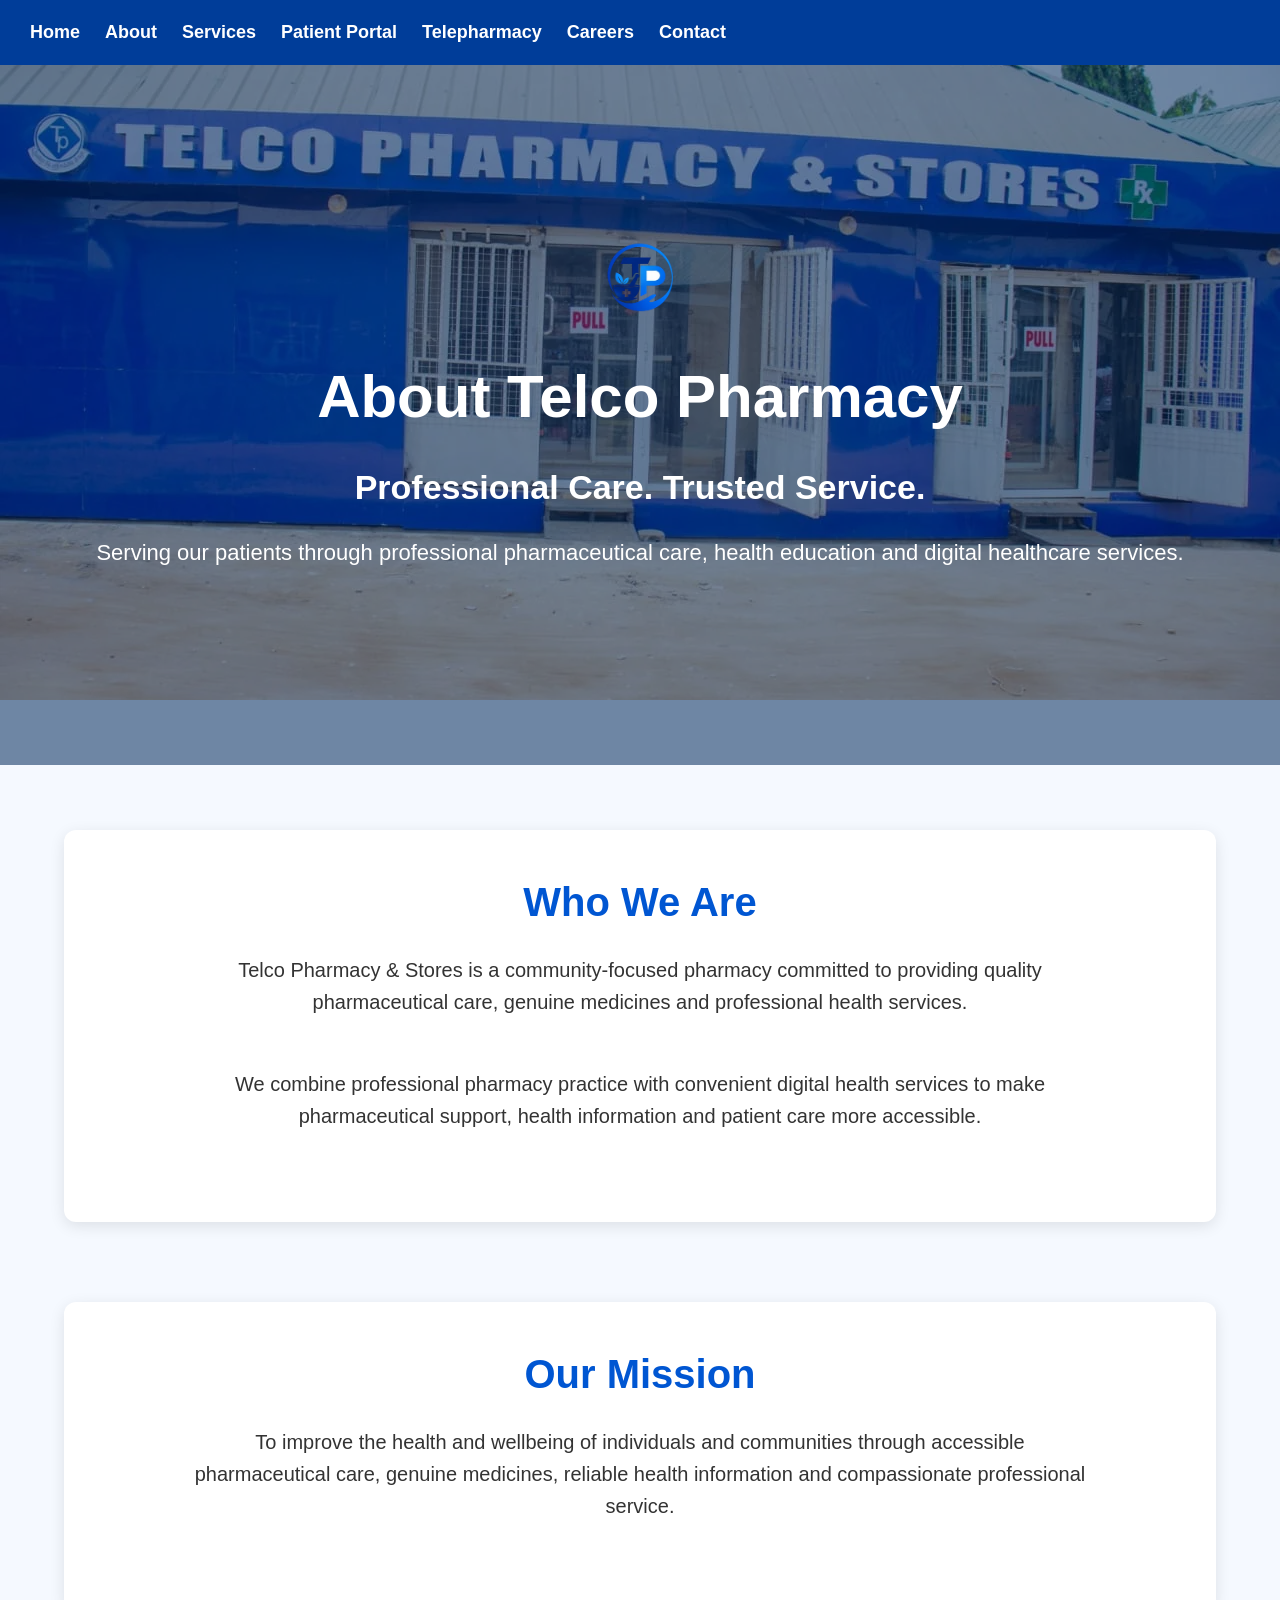
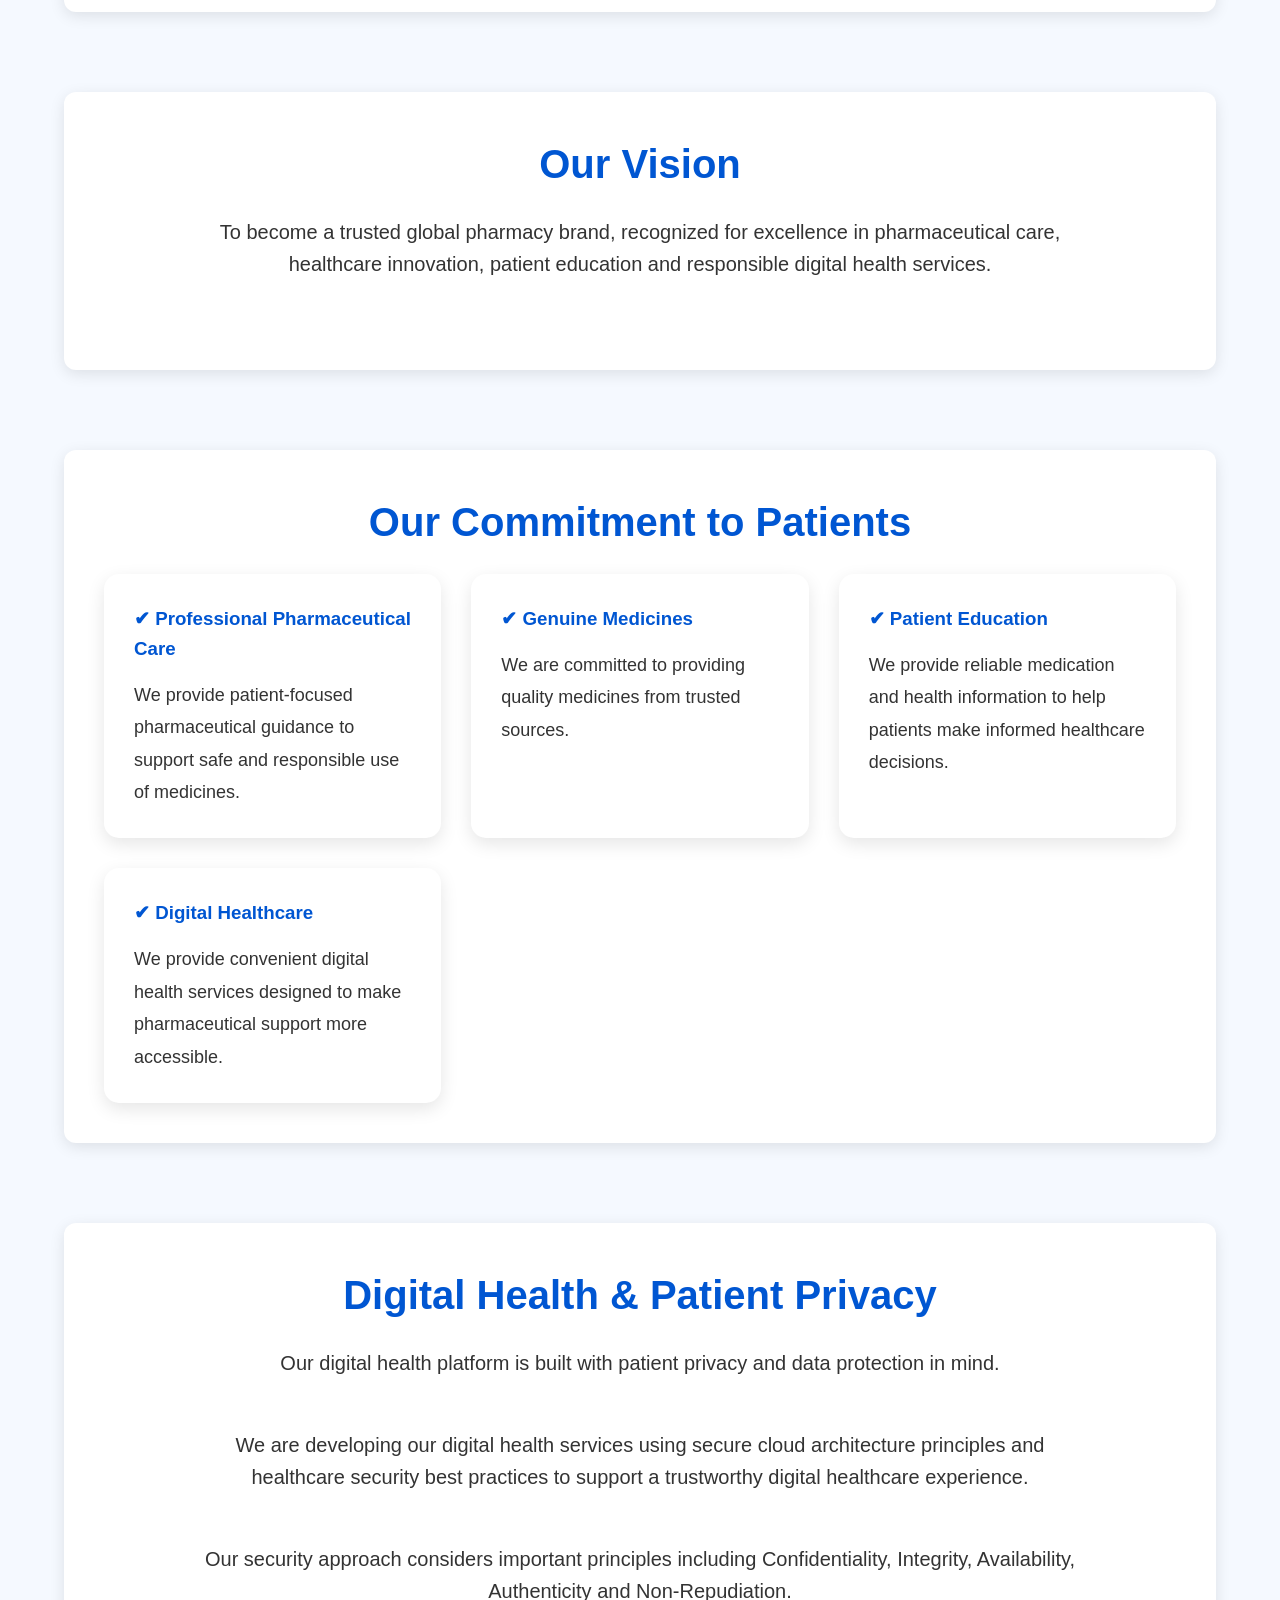
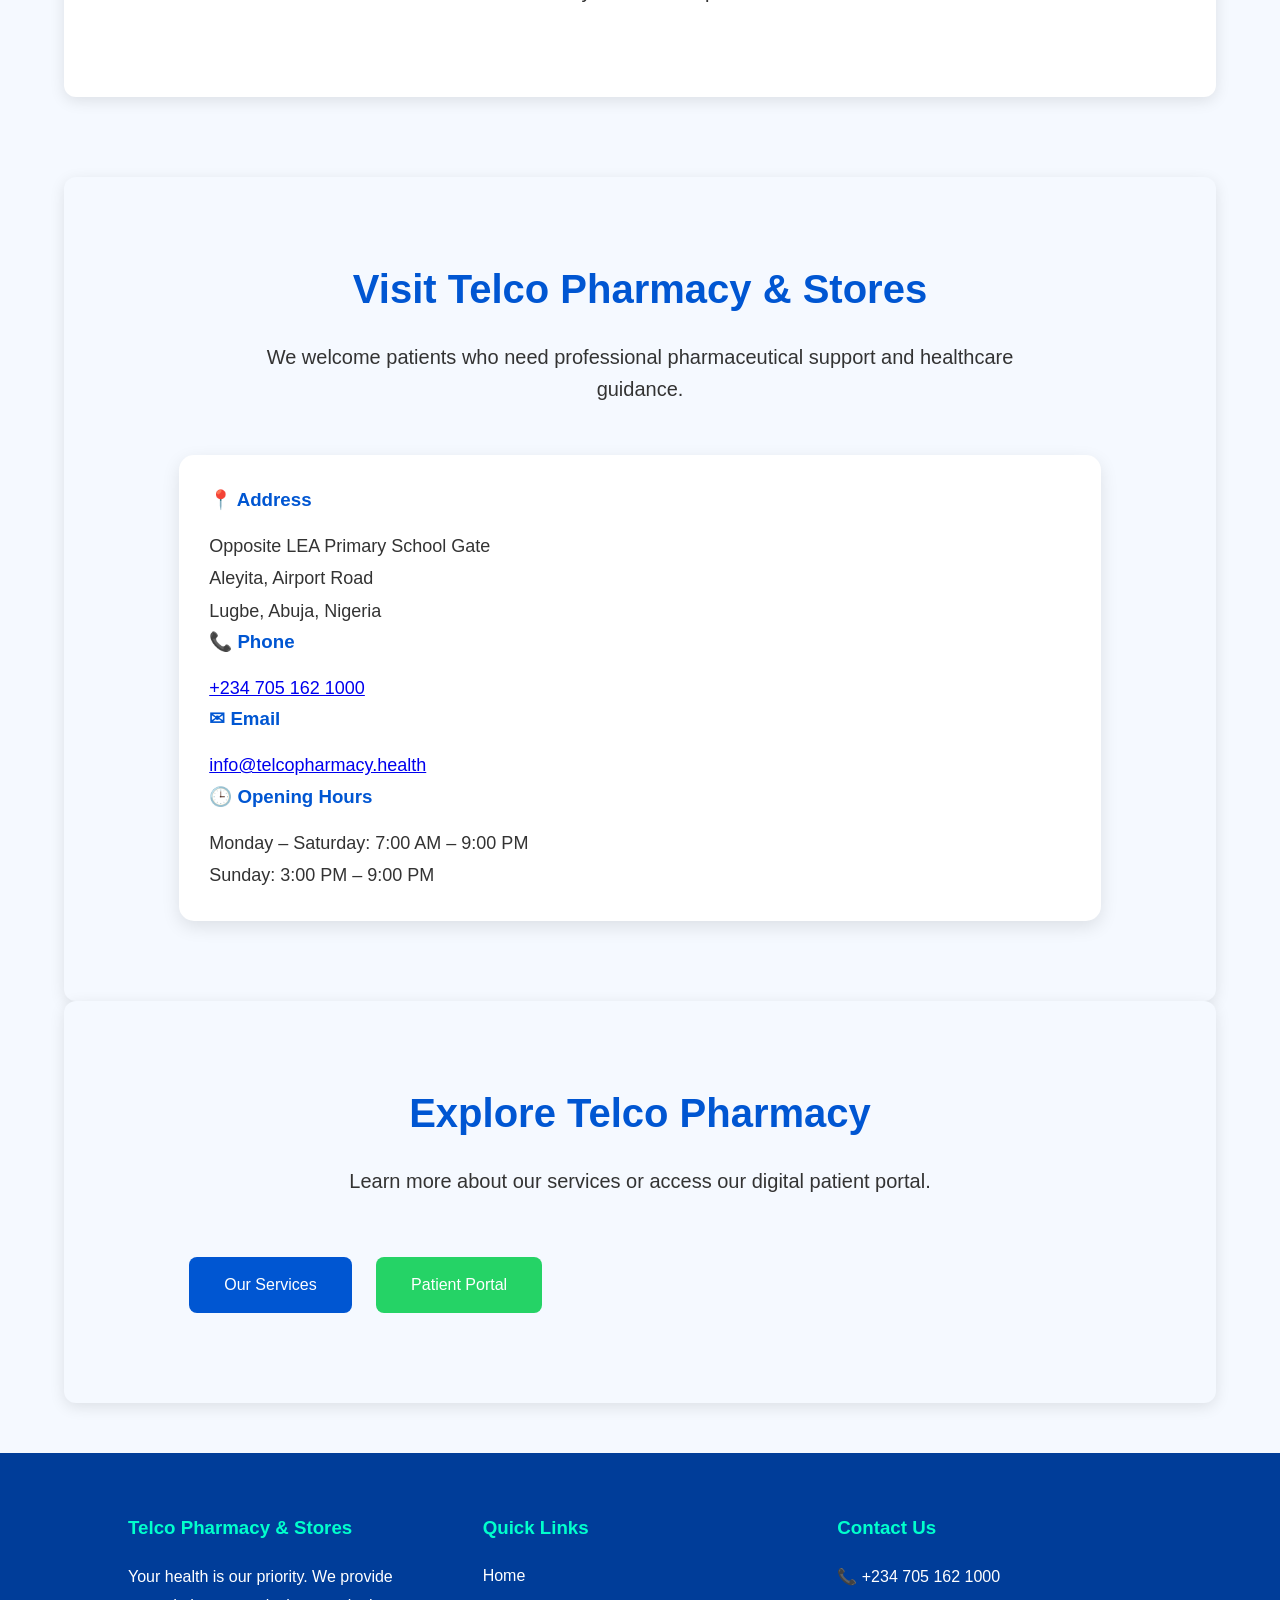
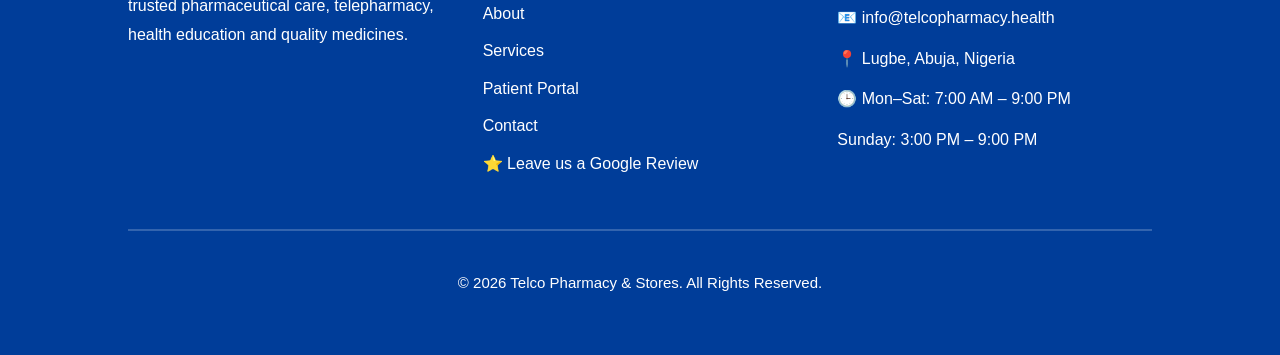
<file: about.html>
<!DOCTYPE html>
<html lang="en">

<head>

<meta charset="UTF-8">

<!-- Telco Pharmacy Favicon -->
<link rel="icon" type="image/png" sizes="32x32" href="favicon-32.png">
<link rel="icon" type="image/png" sizes="16x16" href="favicon-16.png">
<link rel="apple-touch-icon" sizes="180x180" href="apple-touch-icon.png">
  
<meta name="viewport"
content="width=device-width, initial-scale=1.0">

<title>
About Telco Pharmacy & Stores | Trusted Pharmacy in Abuja
</title>

<meta name="description"
content="Learn about Telco Pharmacy & Stores, a trusted community pharmacy in Abuja providing professional pharmaceutical care, telepharmacy, patient counselling and digital healthcare services.">
  
<meta name="author"
content="Telco Pharmacy & Stores">

<link rel="canonical"
href="https://telcopharmacy.health/about.html">

<link rel="stylesheet"
href="css/style.css">

<!-- Open Graph -->

<meta property="og:type"
content="website">

<meta property="og:title"
content="About Telco Pharmacy & Stores">

<meta property="og:description"
content="Learn about Telco Pharmacy & Stores and our commitment to professional pharmaceutical care and patient-focused digital healthcare.">

<meta property="og:url"
content="https://telcopharmacy.health/about.html">

<meta property="og:image"
content="https://telcopharmacy.health/images/social/social-preview.jpg">

<!-- Twitter Card -->

<meta name="twitter:card"
content="summary_large_image">

<meta name="twitter:title"
content="About Telco Pharmacy & Stores">

<meta name="twitter:description"
content="Professional pharmaceutical care and patient-focused digital healthcare services.">

<meta name="twitter:image"
content="https://telcopharmacy.health/images/social/social-preview.jpg">

</head>


<body>


<!-- Navigation -->

<header class="hero">

<nav>

<div class="menu-toggle"
id="mobile-menu">

☰

</div>

<div class="nav-links">

    <a href="index.html">Home</a>

    <a href="about.html">About</a>

    <a href="services.html">Services</a>

    <a href="portal.html">Patient Portal</a>

    <a href="telepharmacy.html">Telepharmacy</a>

    <a href="careers.html">Careers</a>

    <a href="contact.html">Contact</a>

</div>

</nav>


<div class="overlay">

<img
src="images/logo.webp"
class="logo"
alt="Telco Pharmacy Logo">

<h1>About Telco Pharmacy</h1>

<h2>Professional Care. Trusted Service.</h2>

<p>
Serving our patients through professional pharmaceutical care,
health education and digital healthcare services.
</p>

</div>

</header>


<!-- Main Content -->

<main>


<section class="why-us">

<h2>Who We Are</h2>

<p class="why-intro">

Telco Pharmacy & Stores is a community-focused pharmacy
committed to providing quality pharmaceutical care,
genuine medicines and professional health services.

</p>

<p class="why-intro">

We combine professional pharmacy practice with convenient
digital health services to make pharmaceutical support,
health information and patient care more accessible.

</p>

</section>


<section class="why-us">

<h2>Our Mission</h2>

<p class="why-intro">

To improve the health and wellbeing of individuals and
communities through accessible pharmaceutical care,
genuine medicines, reliable health information and
compassionate professional service.

</p>

</section>


<section class="why-us">

<h2>Our Vision</h2>

<p class="why-intro">

To become a trusted global pharmacy brand, recognized
for excellence in pharmaceutical care, healthcare
innovation, patient education and responsible
digital health services.

</p>

</section>


<section class="why-us">

<h2>Our Commitment to Patients</h2>

<div class="why-grid">


<div class="why-card">

<h3>✔ Professional Pharmaceutical Care</h3>

<p>
We provide patient-focused pharmaceutical guidance
to support safe and responsible use of medicines.
</p>

</div>


<div class="why-card">

<h3>✔ Genuine Medicines</h3>

<p>
We are committed to providing quality medicines
from trusted sources.
</p>

</div>


<div class="why-card">

<h3>✔ Patient Education</h3>

<p>
We provide reliable medication and health information
to help patients make informed healthcare decisions.
</p>

</div>


<div class="why-card">

<h3>✔ Digital Healthcare</h3>

<p>
We provide convenient digital health services designed
to make pharmaceutical support more accessible.
</p>

</div>


</div>

</section>


<section class="why-us">

<h2>Digital Health & Patient Privacy</h2>

<p class="why-intro">

Our digital health platform is built with patient privacy
and data protection in mind.

</p>

<p class="why-intro">

We are developing our digital health services using
secure cloud architecture principles and healthcare
security best practices to support a trustworthy
digital healthcare experience.

</p>

<p class="why-intro">

Our security approach considers important principles
including Confidentiality, Integrity, Availability,
Authenticity and Non-Repudiation.

</p>

</section>


<section class="contact-section">

<h2>Visit Telco Pharmacy & Stores</h2>

<p class="contact-intro">

We welcome patients who need professional pharmaceutical
support and healthcare guidance.

</p>


<div class="why-card">

<h3>📍 Address</h3>

<p>

Opposite LEA Primary School Gate<br>
Aleyita, Airport Road<br>
Lugbe, Abuja, Nigeria

</p>


<h3>📞 Phone</h3>

<p>

<a href="tel:+2347051621000">

+234 705 162 1000

</a>

</p>


<h3>✉ Email</h3>

<p>

<a href="mailto:info@telcopharmacy.health">

info@telcopharmacy.health

</a>

</p>


<h3>🕒 Opening Hours</h3>

<p>

Monday – Saturday: 7:00 AM – 9:00 PM<br>

Sunday: 3:00 PM – 9:00 PM

</p>

</div>


</section>


<section class="contact-section">

<h2>Explore Telco Pharmacy</h2>

<p class="contact-intro">

Learn more about our services or access our digital
patient portal.

</p>


<div class="hero-buttons">

<a href="services.html"
class="btn">

Our Services

</a>


<a href="portal.html"
class="btn btn2">

Patient Portal

</a>

</div>

</section>


</main>


<!-- Footer -->

<footer class="footer">

<div class="footer-container">


<div class="footer-column">

<h3>Telco Pharmacy & Stores</h3>

<p>

Your health is our priority. We provide trusted
pharmaceutical care, telepharmacy, health education
and quality medicines.

</p>

</div>


<div class="footer-column">

<h3>Quick Links</h3>

<a href="index.html">Home</a>

<a href="about.html">About</a>

<a href="services.html">Services</a>

<a href="portal.html">Patient Portal</a>

<a href="contact.html">Contact</a>

<a href="https://g.page/r/CaI_Wqw81YUUEAE/review"
   target="_blank"
   rel="noopener noreferrer">
    ⭐ Leave us a Google Review
</a>  

</div>


<div class="footer-column">

<h3>Contact Us</h3>

<p>📞 +234 705 162 1000</p>

<p>📧 info@telcopharmacy.health</p>

<p>📍 Lugbe, Abuja, Nigeria</p>

<p>🕒 Mon–Sat: 7:00 AM – 9:00 PM</p>

<p>Sunday: 3:00 PM – 9:00 PM</p>

</div>


</div>


<hr>


<p class="copyright">

© 2026 Telco Pharmacy & Stores.
All Rights Reserved.

</p>

</footer>


<!-- JavaScript -->

<script src="js/script.js"></script>


</body>

</html>
</file>
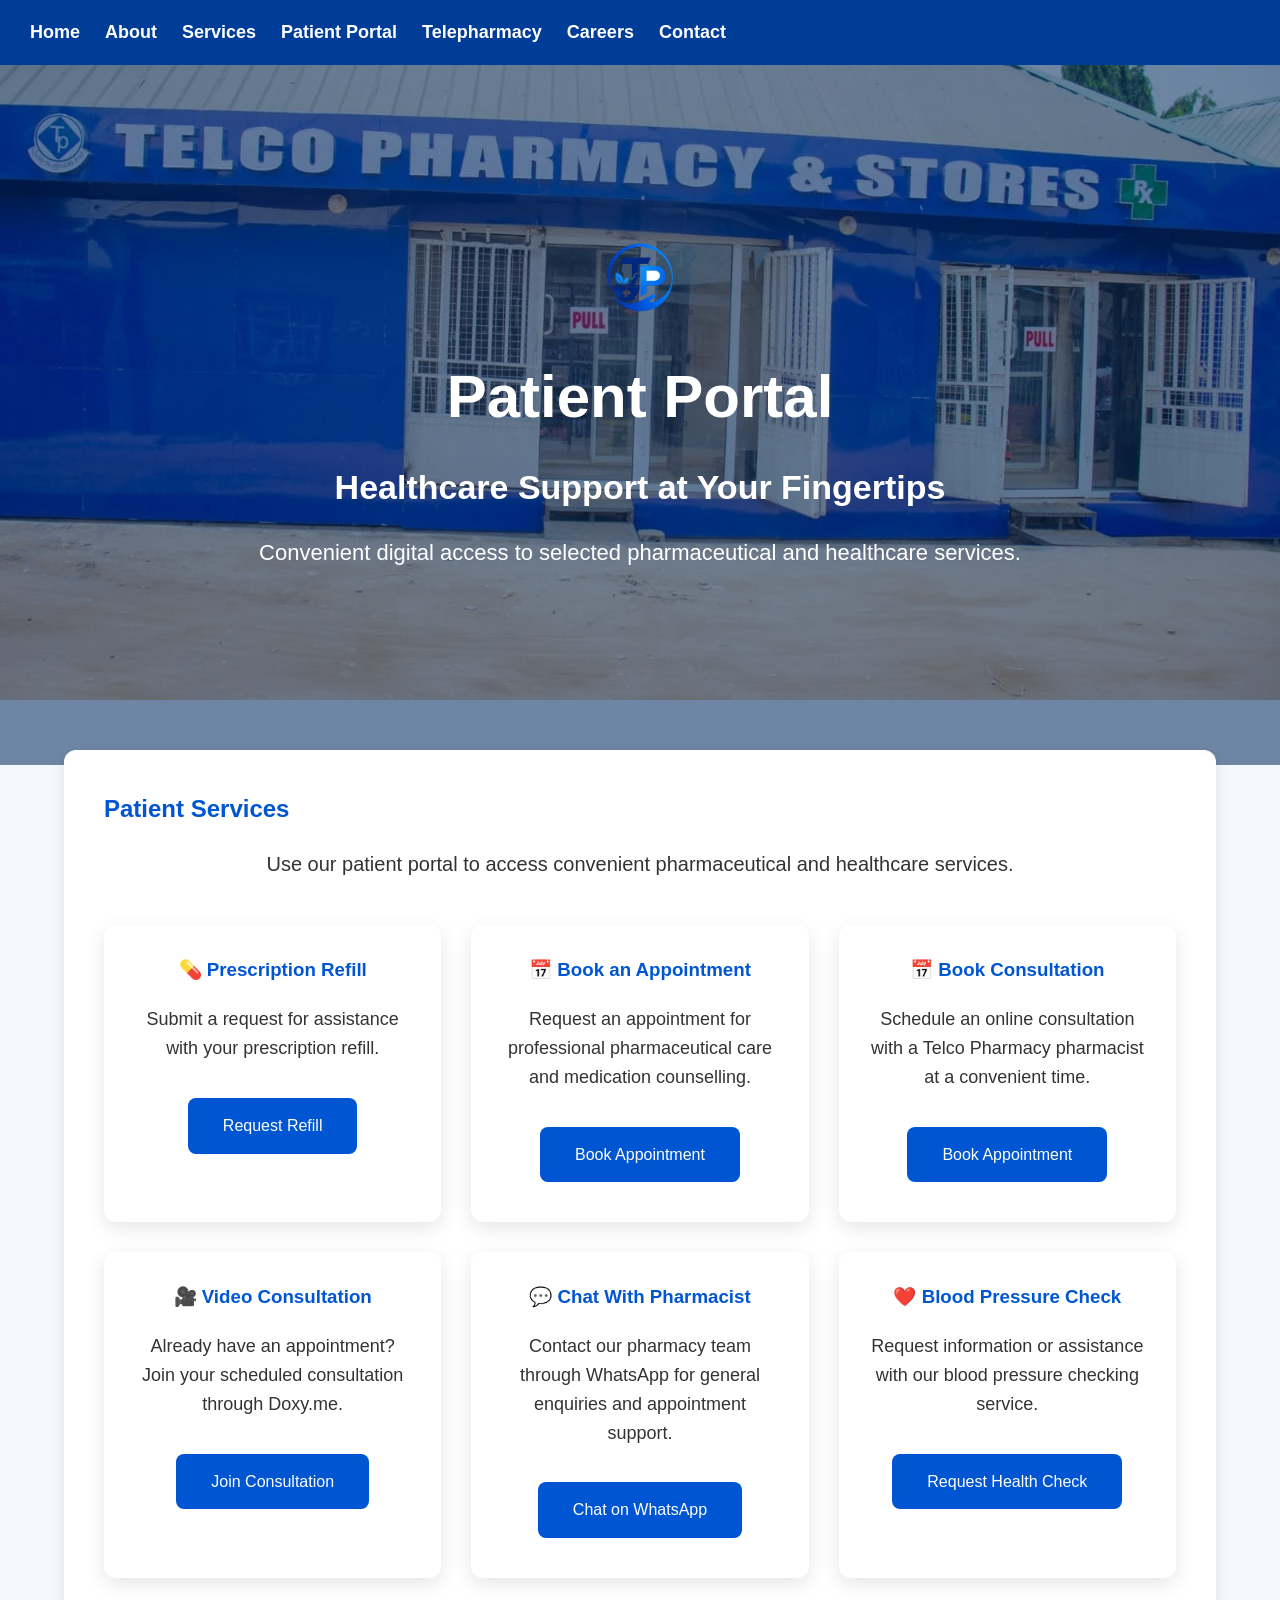
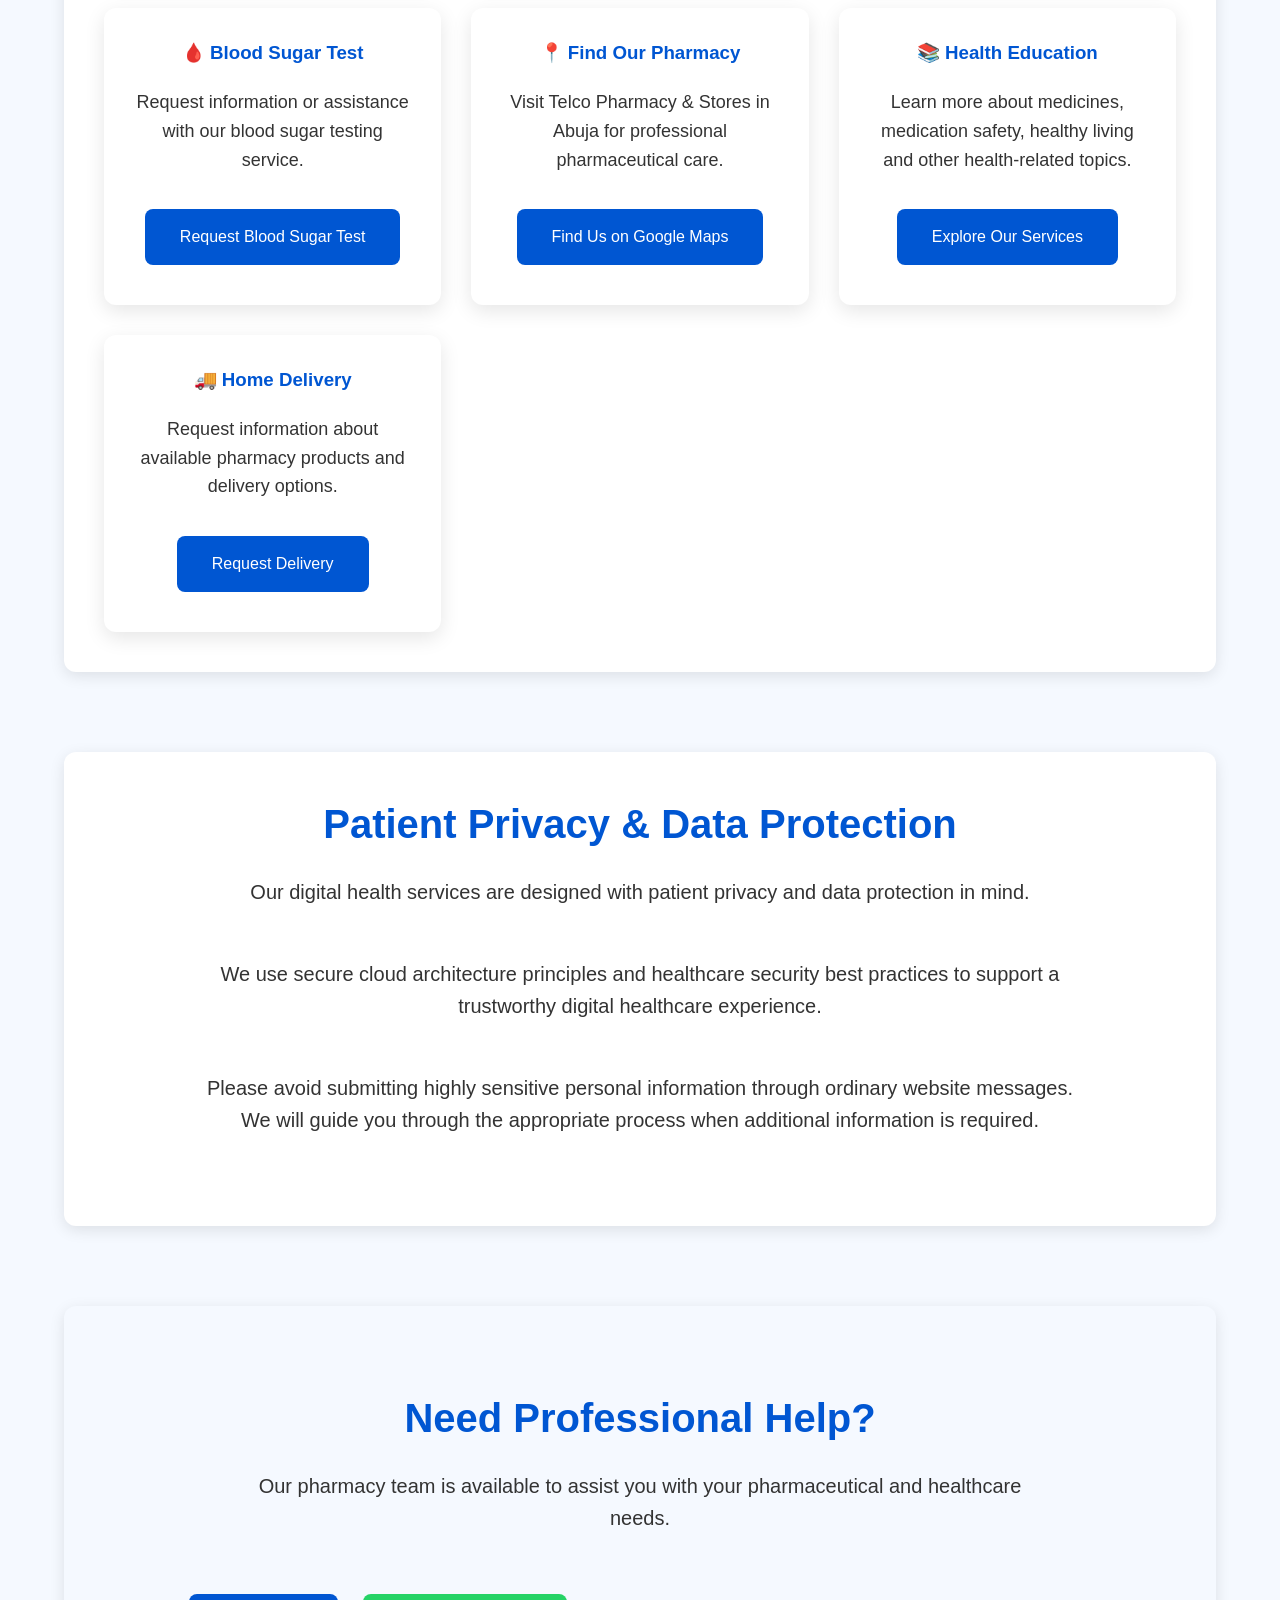
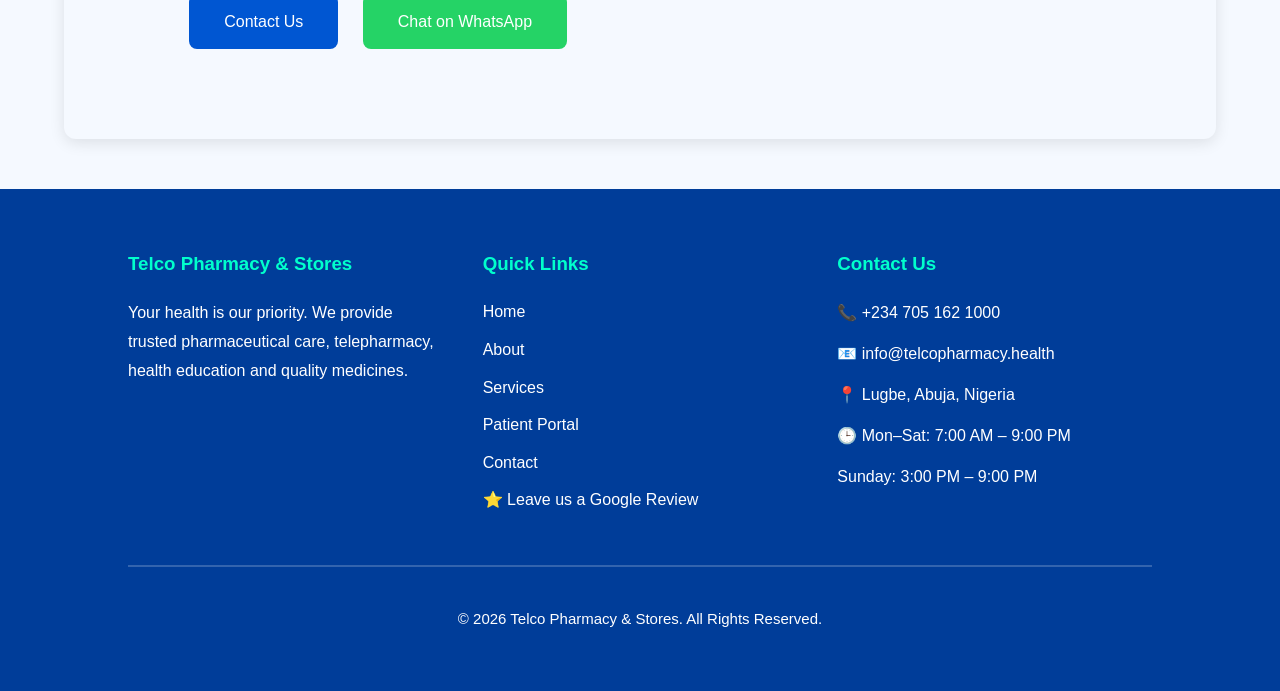
<file: portal.html>
<!DOCTYPE html>
<html lang="en">

<head>

<meta charset="UTF-8">

<!-- Telco Pharmacy Favicon -->
<link rel="icon" type="image/png" sizes="32x32" href="favicon-32.png">
<link rel="icon" type="image/png" sizes="16x16" href="favicon-16.png">
<link rel="apple-touch-icon" sizes="180x180" href="apple-touch-icon.png">   

<meta name="viewport"
content="width=device-width, initial-scale=1.0">

<title>
Patient Portal | Telco Pharmacy & Stores Abuja
</title>

<meta name="description"
content="Access Telco Pharmacy's patient portal for prescription refill requests, appointments, pharmacist support, health checks and digital health education in Abuja.">

<meta name="author"
content="Telco Pharmacy & Stores">

<link rel="canonical"
href="https://telcopharmacy.health/portal.html">

<link rel="stylesheet"
href="css/style.css">


<!-- Open Graph -->

<meta property="og:type"
content="website">

<meta property="og:title"
content="Patient Portal | Telco Pharmacy & Stores">

<meta property="og:description"
content="Access convenient digital pharmaceutical and healthcare services from Telco Pharmacy & Stores.">

<meta property="og:url"
content="https://telcopharmacy.health/portal.html">

<meta property="og:image"
content="https://telcopharmacy.health/images/social/social-preview.jpg">


<!-- Twitter Card -->

<meta name="twitter:card"
content="summary_large_image">

<meta name="twitter:title"
content="Patient Portal | Telco Pharmacy & Stores">

<meta name="twitter:description"
content="Access convenient digital pharmaceutical and healthcare services.">

<meta name="twitter:image"
content="https://telcopharmacy.health/images/social/social-preview.jpg">

</head>


<body>


<!-- Navigation -->

<header class="hero">

<nav>

<div class="menu-toggle"
id="mobile-menu">

☰

</div>


<div class="nav-links">

    <a href="index.html">Home</a>

    <a href="about.html">About</a>

    <a href="services.html">Services</a>

    <a href="portal.html">Patient Portal</a>

    <a href="telepharmacy.html">Telepharmacy</a>

    <a href="careers.html">Careers</a>

    <a href="contact.html">Contact</a>

</div>

</nav>


<div class="overlay">

<img
src="images/logo.webp"
class="logo"
alt="Telco Pharmacy Logo">


<h1>Patient Portal</h1>

<h2>Healthcare Support at Your Fingertips</h2>

<p>

Convenient digital access to selected pharmaceutical
and healthcare services.

</p>

</div>

</header>



<!-- Patient Portal -->

<main>


<section class="portal-section">

<h2>Patient Services</h2>

<p class="portal-intro">

Use our patient portal to access convenient
pharmaceutical and healthcare services.

</p>


<div class="portal-grid">


<!-- Prescription Refill -->

<div class="portal-card">

<h3>💊 Prescription Refill</h3>

<p>

Submit a request for assistance with your
prescription refill.

</p>

<a href="contact.html"
class="btn">

Request Refill

</a>

</div>



<!-- Appointment -->

<div class="portal-card">

<h3>📅 Book an Appointment</h3>

<p>

Request an appointment for professional
pharmaceutical care and medication counselling.

</p>

<a href="contact.html"
class="btn">

Book Appointment

</a>

</div>



<!-- Pharmacist -->

<div class="portal-card">

    <h3>📅 Book Consultation</h3>

    <p>
        Schedule an online consultation with a Telco Pharmacy
        pharmacist at a convenient time.
    </p>

    <a href="telepharmacy.html#book" class="btn">
        Book Appointment
    </a>

</div>


<div class="portal-card">

    <h3>🎥 Video Consultation</h3>

    <p>
        Already have an appointment?
        Join your scheduled consultation through Doxy.me.
    </p>

    <a
        href="https://doxy.me/telcopharmacy"
        class="btn"
        target="_blank"
        rel="noopener noreferrer">
        Join Consultation
    </a>

</div>


<div class="portal-card">

    <h3>💬 Chat With Pharmacist</h3>

    <p>
        Contact our pharmacy team through WhatsApp
        for general enquiries and appointment support.
    </p>

    <a
        href="https://wa.me/2347051621000?text=Hello%20Telco%20Pharmacy,%20I%20would%20like%20to%20speak%20with%20a%20pharmacist."
        class="btn"
        target="_blank"
        rel="noopener noreferrer">
        Chat on WhatsApp
    </a>

</div>



<!-- Blood Pressure -->

<div class="portal-card">

<h3>❤️ Blood Pressure Check</h3>

<p>

Request information or assistance with our
blood pressure checking service.

</p>

<a href="contact.html"
class="btn">

Request Health Check

</a>

</div>



<!-- Blood Sugar -->

<div class="portal-card">

<h3>🩸 Blood Sugar Test</h3>

<p>

Request information or assistance with our
blood sugar testing service.

</p>

<a href="contact.html"
class="btn">

Request Blood Sugar Test

</a>

</div>



<!-- Pharmacy Location -->

<div class="portal-card">

<h3>📍 Find Our Pharmacy</h3>

<p>

Visit Telco Pharmacy & Stores in Abuja for
professional pharmaceutical care.

</p>

<a href="https://maps.app.goo.gl/ZVMAUn1jR75s1hQb6"
class="btn"
target="_blank"
rel="noopener noreferrer">

Find Us on Google Maps

</a>

</div>



<!-- Health Education -->

<div class="portal-card">

<h3>📚 Health Education</h3>

<p>

Learn more about medicines, medication safety,
healthy living and other health-related topics.

</p>

<a href="services.html"
class="btn">

Explore Our Services

</a>

</div>



<!-- Home Delivery -->

<div class="portal-card">

<h3>🚚 Home Delivery</h3>

<p>

Request information about available pharmacy
products and delivery options.

</p>

<a href="contact.html"
class="btn">

Request Delivery

</a>

</div>


</div>

</section>



<!-- Privacy -->

<section class="why-us">

<h2>Patient Privacy & Data Protection</h2>

<p class="why-intro">

Our digital health services are designed with
patient privacy and data protection in mind.

</p>

<p class="why-intro">

We use secure cloud architecture principles
and healthcare security best practices to support
a trustworthy digital healthcare experience.

</p>

<p class="why-intro">

Please avoid submitting highly sensitive personal
information through ordinary website messages.
We will guide you through the appropriate process
when additional information is required.

</p>

</section>



<!-- Call To Action -->

<section class="contact-section">

<h2>Need Professional Help?</h2>

<p class="contact-intro">

Our pharmacy team is available to assist you
with your pharmaceutical and healthcare needs.

</p>


<div class="hero-buttons">

<a href="contact.html"
class="btn">

Contact Us

</a>


<a href="https://wa.me/2347051621000?text=Hello%20Telco%20Pharmacy,%20I%20need%20assistance."
class="btn btn2"
target="_blank"
rel="noopener noreferrer">

Chat on WhatsApp

</a>

</div>

</section>


</main>



<!-- Footer -->

<footer class="footer">

<div class="footer-container">


<div class="footer-column">

<h3>Telco Pharmacy & Stores</h3>

<p>

Your health is our priority. We provide trusted
pharmaceutical care, telepharmacy, health education
and quality medicines.

</p>

</div>



<div class="footer-column">

<h3>Quick Links</h3>

<a href="index.html">Home</a>

<a href="about.html">About</a>

<a href="services.html">Services</a>

<a href="portal.html">Patient Portal</a>

<a href="contact.html">Contact</a>

<a href="https://g.page/r/CaI_Wqw81YUUEAE/review"
   target="_blank"
   rel="noopener noreferrer">
    ⭐ Leave us a Google Review
</a> 
</div>



<div class="footer-column">

<h3>Contact Us</h3>

<p>📞 +234 705 162 1000</p>

<p>📧 info@telcopharmacy.health</p>

<p>📍 Lugbe, Abuja, Nigeria</p>

<p>🕒 Mon–Sat: 7:00 AM – 9:00 PM</p>

<p>Sunday: 3:00 PM – 9:00 PM</p>

</div>


</div>


<hr>


<p class="copyright">

© 2026 Telco Pharmacy & Stores.
All Rights Reserved.

</p>

</footer>



<!-- JavaScript -->

<script src="js/script.js"></script>


</body>

</html>
</file>
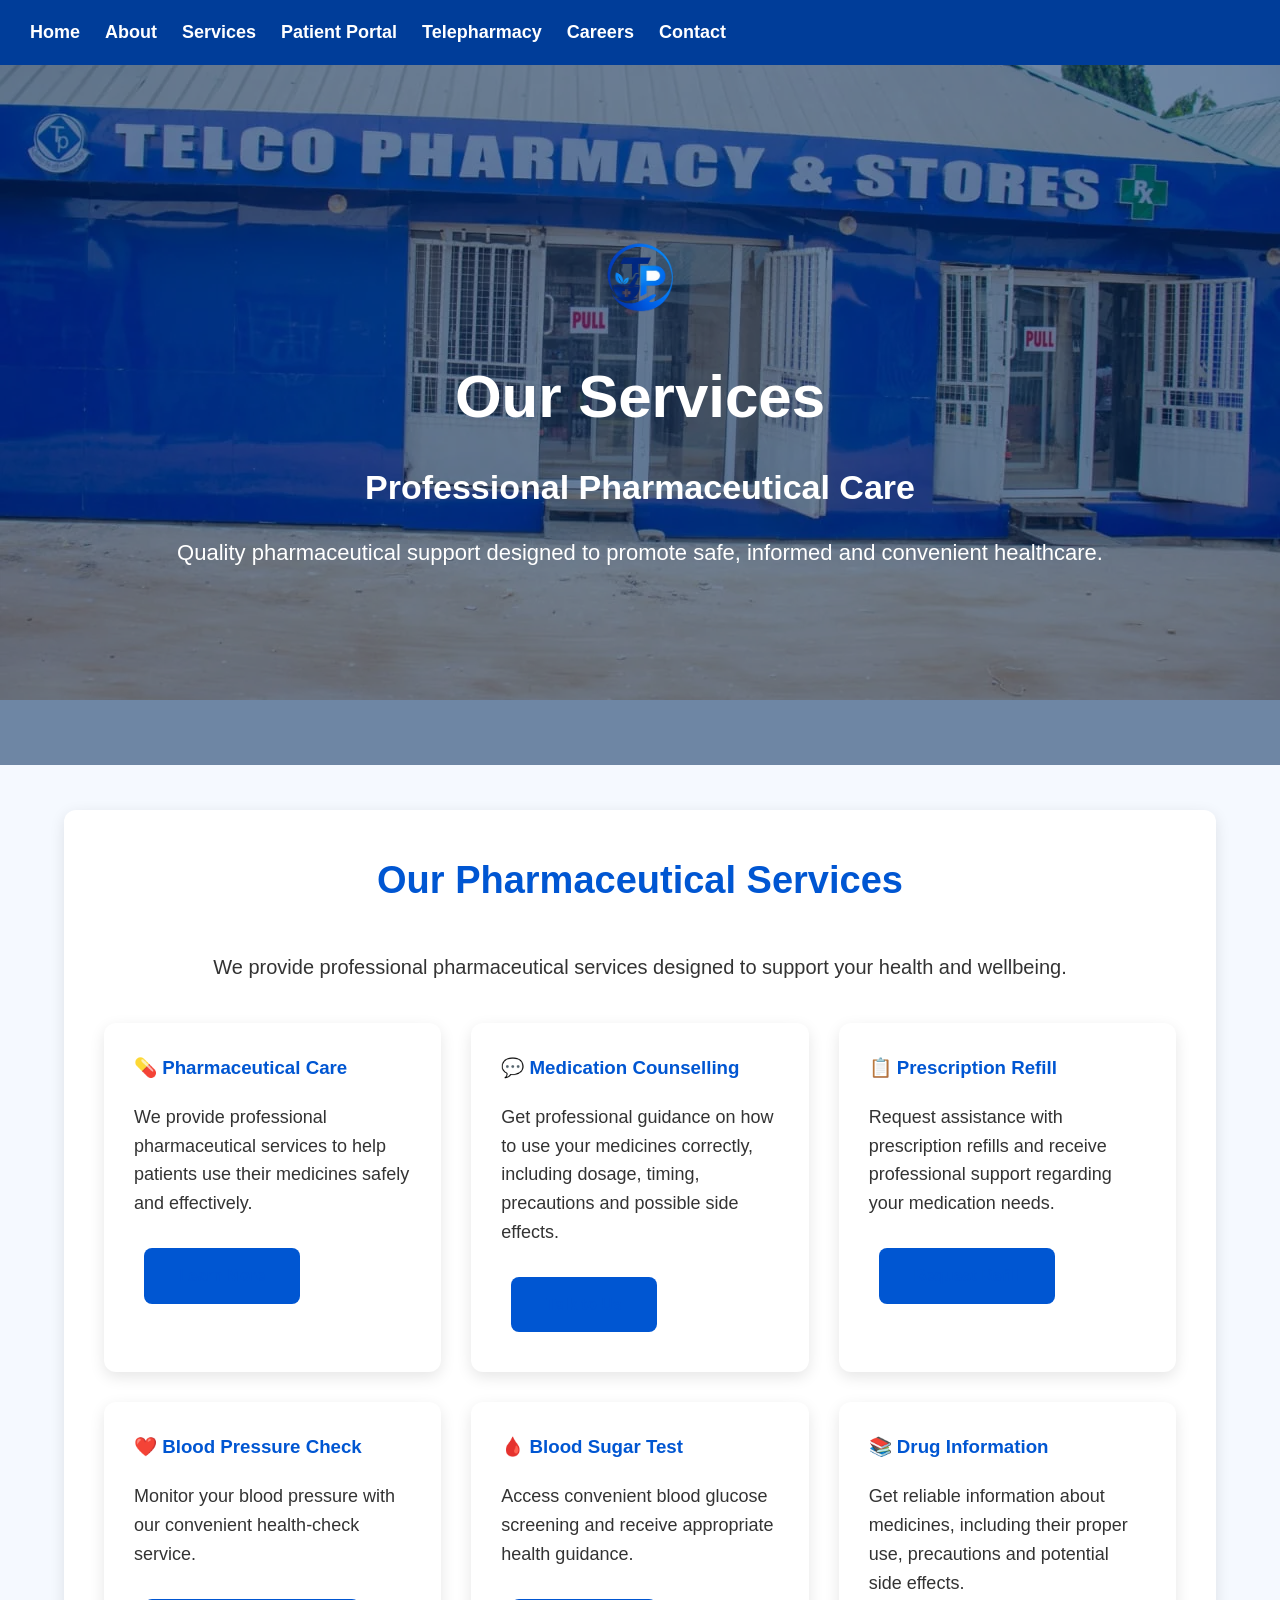
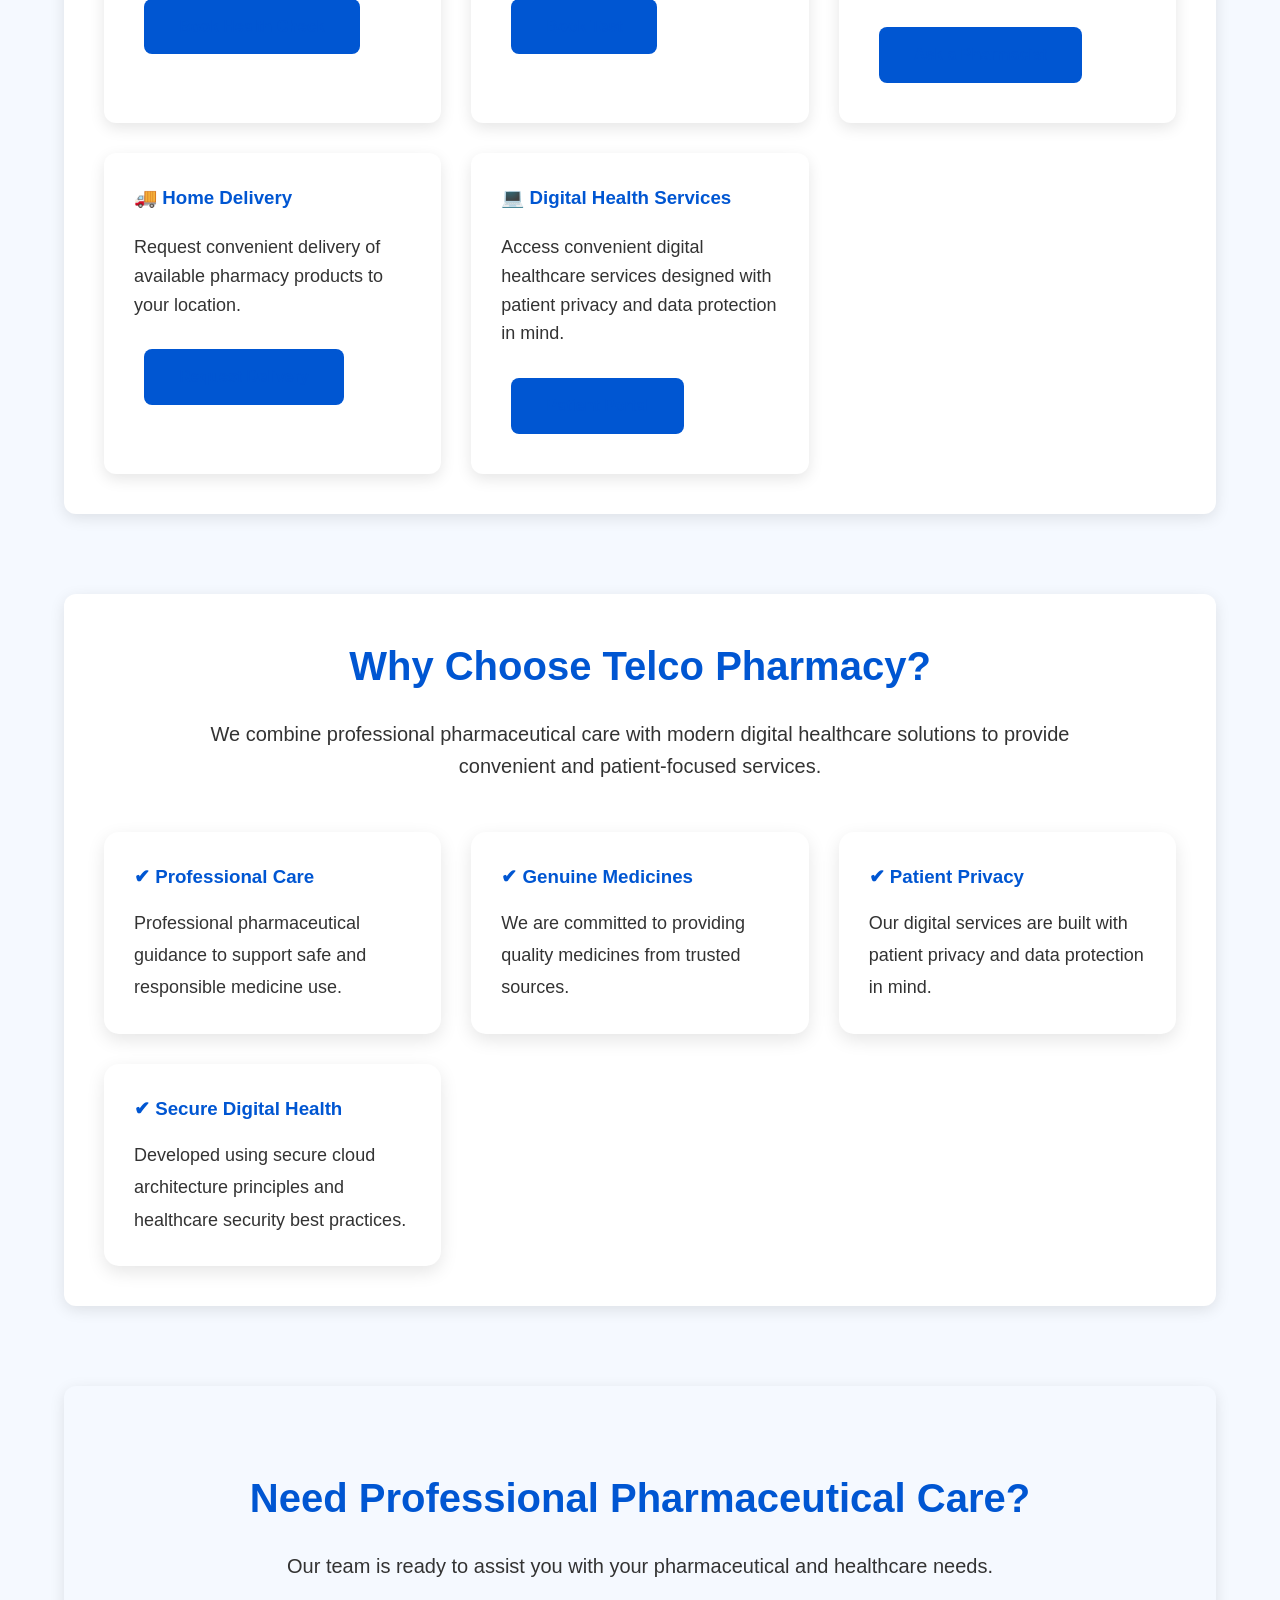
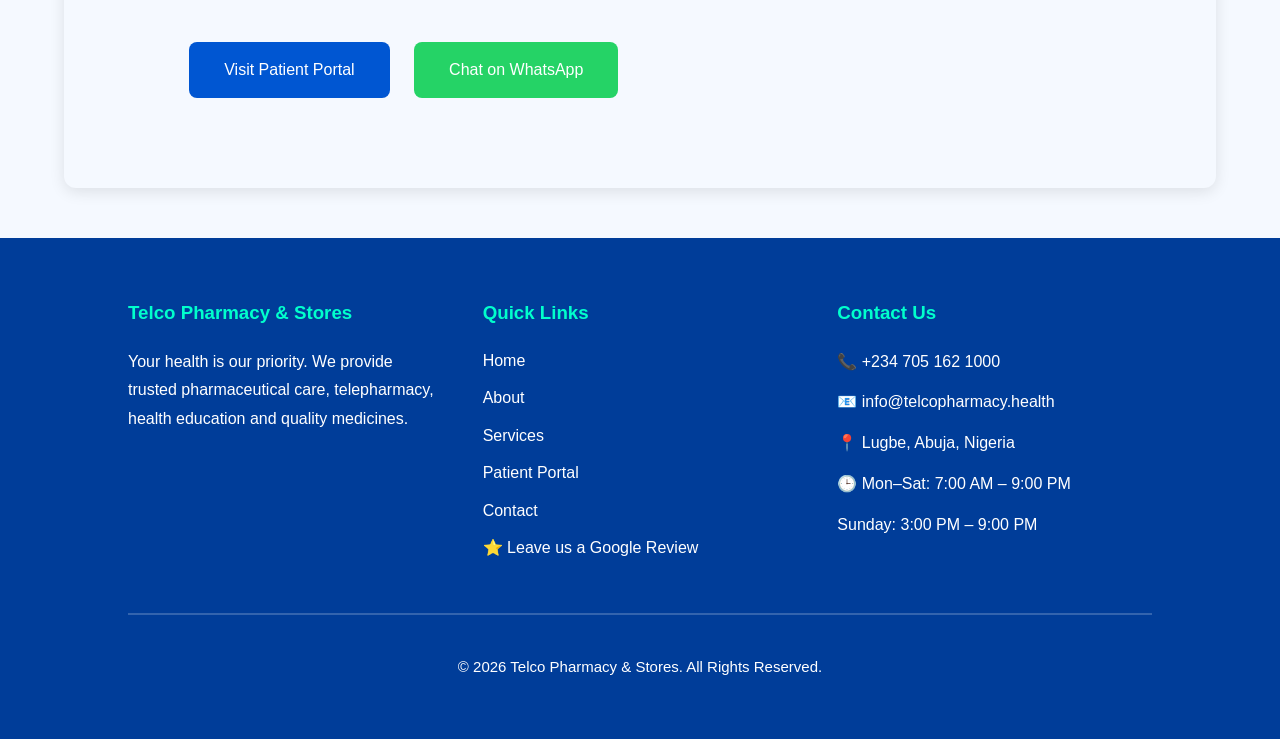
<file: services.html>
<!DOCTYPE html>
<html lang="en">

<head>

<meta charset="UTF-8">

<!-- Telco Pharmacy Favicon -->
<link rel="icon" type="image/png" sizes="32x32" href="favicon-32.png">
<link rel="icon" type="image/png" sizes="16x16" href="favicon-16.png">
<link rel="apple-touch-icon" sizes="180x180" href="apple-touch-icon.png">   

<meta name="viewport"
content="width=device-width, initial-scale=1.0">

<title>
Pharmacy Services in Abuja | Telco Pharmacy & Stores
</title>

<meta name="description"
content="Explore pharmacy services in Abuja from Telco Pharmacy & Stores, including medication counselling, prescription support, health checks, drug information, home delivery and digital healthcare services.">

<meta name="author"
content="Telco Pharmacy & Stores">

<link rel="canonical"
href="https://telcopharmacy.health/services.html">

<link rel="stylesheet"
href="css/style.css">

<!-- Open Graph -->

<meta property="og:type"
content="website">

<meta property="og:title"
content="Our Services | Telco Pharmacy & Stores">

<meta property="og:description"
content="Professional pharmaceutical care, medication counselling, prescription support, health checks, drug information and home delivery.">

<meta property="og:url"
content="https://telcopharmacy.health/services.html">

<meta property="og:image"
content="https://telcopharmacy.health/images/social/social-preview.jpg">

<!-- Twitter Card -->

<meta name="twitter:card"
content="summary_large_image">

<meta name="twitter:title"
content="Our Services | Telco Pharmacy & Stores">

<meta name="twitter:description"
content="Professional pharmaceutical care and digital health services.">

<meta name="twitter:image"
content="https://telcopharmacy.health/images/social/social-preview.jpg">

</head>


<body>


<!-- Navigation -->

<header class="hero">

<nav>

<div class="menu-toggle"
id="mobile-menu">

☰

</div>

<div class="nav-links">

    <a href="index.html">Home</a>

    <a href="about.html">About</a>

    <a href="services.html">Services</a>

    <a href="portal.html">Patient Portal</a>

    <a href="telepharmacy.html">Telepharmacy</a>

    <a href="careers.html">Careers</a>

    <a href="contact.html">Contact</a>

</div>

</nav>


<div class="overlay">

<img
src="images/logo.webp"
class="logo"
alt="Telco Pharmacy Logo">

<h1>Our Services</h1>

<h2>Professional Pharmaceutical Care</h2>

<p>
Quality pharmaceutical support designed to promote
safe, informed and convenient healthcare.
</p>

</div>

</header>


<!-- Main Content -->

<main>


<section class="services">

<h2>Our Pharmaceutical Services</h2>

<p class="gallery-intro">

We provide professional pharmaceutical services
designed to support your health and wellbeing.

</p>


<div class="services-grid">


<!-- Pharmaceutical Care -->

<div class="service-card">

<h3>💊 Pharmaceutical Care</h3>

<p>
We provide professional pharmaceutical services
to help patients use their medicines safely and
effectively.
</p>

<a href="contact.html" class="btn">
Learn More
</a>

</div>


<!-- Medication Counselling -->

<div class="service-card">

<h3>💬 Medication Counselling</h3>

<p>
Get professional guidance on how to use your
medicines correctly, including dosage, timing,
precautions and possible side effects.
</p>

<a href="contact.html" class="btn">
Talk to Us
</a>

</div>


<!-- Prescription Refill -->

<div class="service-card">

<h3>📋 Prescription Refill</h3>

<p>
Request assistance with prescription refills
and receive professional support regarding your
medication needs.
</p>

<a href="portal.html" class="btn">
Request Refill
</a>

</div>


<!-- Blood Pressure -->

<div class="service-card">

<h3>❤️ Blood Pressure Check</h3>

<p>
Monitor your blood pressure with our convenient
health-check service.
</p>

<a href="portal.html" class="btn">
Book Health Check
</a>

</div>


<!-- Blood Sugar -->

<div class="service-card">

<h3>🩸 Blood Sugar Test</h3>

<p>
Access convenient blood glucose screening and
receive appropriate health guidance.
</p>

<a href="portal.html" class="btn">
Book Test
</a>

</div>


<!-- Drug Information -->

<div class="service-card">

<h3>📚 Drug Information</h3>

<p>
Get reliable information about medicines,
including their proper use, precautions and
potential side effects.
</p>

<a href="contact.html" class="btn">
Ask a Pharmacist
</a>

</div>


<!-- Home Delivery -->

<div class="service-card">

<h3>🚚 Home Delivery</h3>

<p>
Request convenient delivery of available
pharmacy products to your location.
</p>

<a href="portal.html" class="btn">
Request Delivery
</a>

</div>


<!-- Digital Health -->

<div class="service-card">

<h3>💻 Digital Health Services</h3>

<p>
Access convenient digital healthcare services
designed with patient privacy and data
protection in mind.
</p>

<a href="portal.html" class="btn">
Patient Portal
</a>

</div>


</div>

</section>


<!-- Why Choose Us -->

<section class="why-us">

<h2>Why Choose Telco Pharmacy?</h2>

<p class="why-intro">

We combine professional pharmaceutical care with
modern digital healthcare solutions to provide
convenient and patient-focused services.

</p>


<div class="why-grid">


<div class="why-card">

<h3>✔ Professional Care</h3>

<p>
Professional pharmaceutical guidance to support
safe and responsible medicine use.
</p>

</div>


<div class="why-card">

<h3>✔ Genuine Medicines</h3>

<p>
We are committed to providing quality medicines
from trusted sources.
</p>

</div>


<div class="why-card">

<h3>✔ Patient Privacy</h3>

<p>
Our digital services are built with patient privacy
and data protection in mind.
</p>

</div>


<div class="why-card">

<h3>✔ Secure Digital Health</h3>

<p>
Developed using secure cloud architecture principles
and healthcare security best practices.
</p>

</div>


</div>

</section>


<!-- Call To Action -->

<section class="contact-section">

<h2>Need Professional Pharmaceutical Care?</h2>

<p class="contact-intro">

Our team is ready to assist you with your
pharmaceutical and healthcare needs.

</p>


<div class="hero-buttons">

<a href="portal.html"
class="btn">

Visit Patient Portal

</a>


<a href="https://wa.me/2347051621000?text=Hello%20Telco%20Pharmacy,%20I%20need%20professional%20pharmaceutical%20care."
class="btn btn2"
target="_blank"
rel="noopener noreferrer">

Chat on WhatsApp

</a>

</div>

</section>


</main>


<!-- Footer -->

<footer class="footer">

<div class="footer-container">


<div class="footer-column">

<h3>Telco Pharmacy & Stores</h3>

<p>

Your health is our priority. We provide trusted
pharmaceutical care, telepharmacy, health education
and quality medicines.

</p>

</div>


<div class="footer-column">

<h3>Quick Links</h3>

<a href="index.html">Home</a>

<a href="about.html">About</a>

<a href="services.html">Services</a>

<a href="portal.html">Patient Portal</a>

<a href="contact.html">Contact</a>

<a href="https://g.page/r/CaI_Wqw81YUUEAE/review"
   target="_blank"
   rel="noopener noreferrer">
    ⭐ Leave us a Google Review
</a> 

</div>


<div class="footer-column">

<h3>Contact Us</h3>

<p>📞 +234 705 162 1000</p>

<p>📧 info@telcopharmacy.health</p>

<p>📍 Lugbe, Abuja, Nigeria</p>

<p>🕒 Mon–Sat: 7:00 AM – 9:00 PM</p>

<p>Sunday: 3:00 PM – 9:00 PM</p>

</div>


</div>


<hr>


<p class="copyright">

© 2026 Telco Pharmacy & Stores.
All Rights Reserved.

</p>

</footer>


<!-- JavaScript -->

<script src="js/script.js"></script>


</body>

</html>
</file>
<file: css/style.css>
/* =========================================================
   TELCO PHARMACY & STORES
   COMBINED MAIN STYLESHEET
========================================================= */


/* =========================================================
   GENERAL STYLES
========================================================= */

*{
    margin:0;
    padding:0;
    box-sizing:border-box;
}

body{
    font-family:Arial, Helvetica, sans-serif;
    background:#f5f9ff;
    color:#333;
    line-height:1.6;
}

main{
    width:90%;
    margin:auto;
    padding:50px 0;
}

section{
    background:white;
    padding:40px;
    border-radius:12px;
    box-shadow:0 4px 15px rgba(0,0,0,.1);
}

section h2{
    color:#0056D2;
    margin-bottom:20px;
}

section p{
    font-size:18px;
}


/* =========================================================
   HERO
========================================================= */

.hero{
    background-image:url("../images/pharmacy-front.webp");
    background-size:cover;
    background-position:center;
    height:700px;
}

.overlay{
    background:rgba(0,40,90,.55);
    height:700px;
    display:flex;
    flex-direction:column;
    justify-content:center;
    align-items:center;
    text-align:center;
    color:white;
}

.logo{
    width:150px;
    margin-bottom:20px;
}

.hero h1{
    font-size:60px;
    margin-bottom:15px;
}

.hero h2{
    font-size:34px;
    margin-bottom:20px;
}

.hero p{
    font-size:22px;
    margin-bottom:30px;
}

.hero-buttons{
    margin-top:35px;
}

.btn{
    background:#0056D2;
    color:white;
    padding:15px 35px;
    text-decoration:none;
    border-radius:8px;
    margin:10px;
    display:inline-block;
}

.btn2{
    background:#25D366;
}


/* =========================================================
   NAVIGATION
========================================================= */

nav{
    background:#003d99;
    display:flex;
    justify-content:space-between;
    align-items:center;
    padding:18px 30px;
    position:sticky;
    top:0;
    z-index:1000;
}

.nav-links{
    display:flex;
    gap:25px;
}

.nav-links a{
    color:white;
    text-decoration:none;
    font-size:18px;
    font-weight:bold;
    transition:.3s;
}

.nav-links a:hover{
    color:#00ff99;
}

.menu-toggle{
    display:none;
    font-size:34px;
    color:white;
    cursor:pointer;
    background:#0056D2;
    padding:10px 16px;
    border-radius:8px;
    transition:.3s;
}

.menu-toggle:hover{
    background:#0077ff;
}


/* =========================================================
   SERVICES
========================================================= */

.services{
    margin-top:60px;
}

.services h2{
    text-align:center;
    color:#0056D2;
    margin-bottom:40px;
    font-size:38px;
}

.services-grid{
    display:grid;
    grid-template-columns:repeat(3,1fr);
    gap:30px;
}

.service-card{
    background:white;
    padding:30px;
    border-radius:12px;
    box-shadow:0 5px 15px rgba(0,0,0,.10);
    transition:.3s;
}

.service-card:hover{
    transform:translateY(-8px);
    box-shadow:0 10px 25px rgba(0,0,0,.18);
}

.service-card h3{
    color:#0056D2;
    margin-bottom:20px;
}

.service-card p{
    margin-bottom:20px;
}

.service-card a{
    color:#0056D2;
    text-decoration:none;
    font-weight:bold;
}


/* =========================================================
   WHY CHOOSE US
========================================================= */

.why-us{
    margin:80px 0;
}

.why-us h2{
    text-align:center;
    color:#0056D2;
    font-size:40px;
    margin-bottom:20px;
}

.why-intro{
    text-align:center;
    max-width:900px;
    margin:0 auto 50px;
    font-size:20px;
}

.why-grid{
    display:grid;
    grid-template-columns:repeat(3,1fr);
    gap:30px;
}

.why-card{
    background:white;
    padding:30px;
    border-radius:15px;
    box-shadow:0 6px 18px rgba(0,0,0,.10);
    transition:.3s;
}

.why-card:hover{
    transform:translateY(-8px);
    box-shadow:0 12px 30px rgba(0,0,0,.18);
}

.why-card h3{
    color:#0056D2;
    margin-bottom:15px;
}

.why-card p{
    line-height:1.8;
}


/* =========================================================
   GALLERY
========================================================= */

.gallery{
    margin:80px 0;
}

.gallery h2{
    text-align:center;
    color:#0056D2;
    font-size:40px;
    margin-bottom:15px;
}

.gallery-intro{
    text-align:center;
    font-size:20px;
    margin-bottom:40px;
}

.gallery-grid{
    display:grid;
    grid-template-columns:repeat(3,1fr);
    gap:25px;
}

.gallery-grid img{
    width:100%;
    height:280px;
    object-fit:cover;
    border-radius:15px;
    cursor:pointer;
    transition:.4s;
    box-shadow:0 6px 20px rgba(0,0,0,.12);
}

.gallery-grid img:hover{
    transform:scale(1.05);
    box-shadow:0 12px 30px rgba(0,0,0,.20);
}


/* =========================================================
   PATIENT PORTAL
========================================================= */

.portal-preview{
    margin-top:80px;
    margin-bottom:80px;
}

.portal-preview h2{
    text-align:center;
    color:#0056D2;
    font-size:40px;
    margin-bottom:15px;
}

.portal-intro{
    text-align:center;
    font-size:20px;
    margin-bottom:45px;
}

.portal-grid{
    display:grid;
    grid-template-columns:repeat(3,1fr);
    gap:30px;
}

.portal-card{
    background:white;
    padding:30px;
    border-radius:12px;
    text-align:center;
    box-shadow:0 6px 20px rgba(0,0,0,.10);
    transition:.3s;
}

.portal-card:hover{
    transform:translateY(-8px);
    box-shadow:0 12px 30px rgba(0,0,0,.18);
}

.portal-card h3{
    color:#0056D2;
    margin-bottom:20px;
}

.portal-card p{
    margin-bottom:25px;
}


/* =========================================================
   SUCCESS MESSAGE
========================================================= */

.success-message{
    display:none;
    background:#d4edda;
    color:#155724;
    border:1px solid #c3e6cb;
    padding:25px;
    border-radius:12px;
    margin-bottom:30px;
    text-align:center;
    animation:fadeIn .5s;
}

.success-message h3{
    margin-bottom:10px;
}

@keyframes fadeIn{
    from{
        opacity:0;
        transform:translateY(-15px);
    }

    to{
        opacity:1;
        transform:translateY(0);
    }
}


/* =========================================================
   CONTACT
========================================================= */

.contact-section{
    padding:80px 10%;
    background:#f5f9ff;
}

.contact-section h2{
    text-align:center;
    color:#0056D2;
    font-size:40px;
    margin-bottom:20px;
}

.contact-intro{
    text-align:center;
    font-size:20px;
    margin-bottom:50px;
    max-width:800px;
    margin-left:auto;
    margin-right:auto;
}

.appointment-form{
    max-width:900px;
    margin:auto;
    background:white;
    padding:40px;
    border-radius:15px;
    box-shadow:0 5px 20px rgba(0,0,0,.08);
}

.form-row{
    display:grid;
    grid-template-columns:1fr 1fr;
    gap:25px;
}

.form-group{
    display:flex;
    flex-direction:column;
    margin-bottom:25px;
}

.form-group label{
    font-weight:bold;
    margin-bottom:8px;
    color:#0056D2;
}

.form-group input,
.form-group select,
.form-group textarea{
    padding:15px;
    border:1px solid #ccc;
    border-radius:8px;
    font-size:16px;
    transition:.3s;
}

.form-group input:focus,
.form-group select:focus,
.form-group textarea:focus{
    border-color:#0056D2;
    outline:none;
    box-shadow:0 0 8px rgba(0,86,210,.25);
}

.form-group textarea{
    resize:vertical;
}

.submit-btn{
    background:#0056D2;
    color:white;
    border:none;
    padding:16px 35px;
    font-size:18px;
    border-radius:8px;
    cursor:pointer;
    transition:.3s;
}

.submit-btn:hover{
    background:#003d99;
    transform:translateY(-3px);
}


/* =========================================================
   CONTACT INFORMATION
========================================================= */

.contact-grid{
    display:grid;
    grid-template-columns:repeat(
        auto-fit,
        minmax(250px,1fr)
    );
    gap:30px;
    max-width:1100px;
    margin:50px auto 0;
}

.contact-card{
    background:white;
    padding:30px;
    border-radius:15px;
    text-align:center;
    box-shadow:0 5px 20px rgba(0,0,0,.08);
    transition:.4s;
}

.contact-card:hover{
    transform:translateY(-8px);
    box-shadow:0 10px 25px rgba(0,0,0,.15);
}

.contact-card h3{
    color:#0056D2;
    margin-bottom:20px;
    font-size:22px;
}

.contact-card p{
    font-size:17px;
    line-height:1.8;
}

.contact-card a{
    color:#0056D2;
    text-decoration:none;
    font-weight:bold;
}

.contact-card a:hover{
    text-decoration:underline;
}


/* =========================================================
   GOOGLE MAPS BUTTON
========================================================= */

.map-button{
    text-align:center;
    margin-top:40px;
}

.map-button .btn{
    display:inline-block;
    background:#0056D2;
    color:white;
    padding:15px 30px;
    border-radius:8px;
    text-decoration:none;
    font-weight:bold;
    transition:.3s;
}

.map-button .btn:hover{
    background:#003d99;
    transform:translateY(-3px);
}


/* =========================================================
   FOOTER
========================================================= */

.footer{
    background:#003d99;
    color:white;
    padding:60px 10%;
}

.footer-container{
    display:grid;
    grid-template-columns:repeat(3,1fr);
    gap:40px;
}

.footer-column h3{
    margin-bottom:20px;
    color:#00ffcc;
}

.footer-column p{
    margin-bottom:12px;
    line-height:1.8;
}

.footer-column a{
    display:block;
    color:white;
    text-decoration:none;
    margin-bottom:12px;
    transition:.3s;
}

.footer-column a:hover{
    color:#00ff99;
}

.footer hr{
    margin:40px 0;
    border:1px solid rgba(255,255,255,.2);
}

.copyright{
    text-align:center;
    font-size:15px;
}


/* =========================================================
   RESPONSIVE DESIGN
========================================================= */

/* Tablets */
@media (max-width:992px){

    .services-grid{
        grid-template-columns:repeat(2,1fr);
    }

    .hero h1{
        font-size:48px;
    }

    .hero h2{
        font-size:28px;
    }

    .hero p{
        font-size:20px;
    }

    .gallery-grid{
        grid-template-columns:repeat(2,1fr);
    }
}


/* Mobile Phones */
@media (max-width:768px){

    nav{
        padding:15px;
    }

    nav a{
        display:block;
        margin:12px 0;
    }

    .hero{
        height:auto;
    }

    .overlay{
        height:auto;
        padding:120px 20px 80px;
    }

    .logo{
        width:120px;
    }

    .hero h1{
        font-size:38px;
    }

    .hero h2{
        font-size:26px;
    }

    .hero p{
        font-size:18px;
    }

    .hero-buttons{
        display:flex;
        flex-direction:column;
        width:100%;
        max-width:300px;
    }

    .btn{
        margin:10px 0;
    }

    .services-grid{
        grid-template-columns:1fr;
    }

    .menu-toggle{
        display:block;
    }

    .nav-links{
        width:100%;
        display:flex;
        flex-direction:column;
        overflow:hidden;
        max-height:0;
        opacity:0;
        transform:translateY(-10px);
        transition:max-height .4s ease,
                   opacity .3s ease;
    }

    .nav-links.active{
        max-height:500px;
        opacity:1;
        transform:translateY(0);
        margin-top:15px;
        background:white;
        border-radius:10px;
        box-shadow:0 8px 25px rgba(0,0,0,.15);
    }

    .nav-links a{
        color:#003d99;
        padding:15px 20px;
        border-bottom:1px solid #eeeeee;
    }

    .nav-links a:last-child{
        border-bottom:none;
    }

    .nav-links a:hover{
        background:#f5f9ff;
    }

    .footer-container{
        grid-template-columns:1fr;
        text-align:center;
    }

    .portal-grid{
        grid-template-columns:1fr;
    }

    .gallery-grid{
        grid-template-columns:1fr;
    }

    .why-grid{
        grid-template-columns:1fr;
    }

    .form-row{
        grid-template-columns:1fr;
    }

    .contact-section{
        padding:50px 5%;
    }

    .contact-section h2{
        font-size:32px;
    }

    .contact-grid{
        grid-template-columns:1fr;
        gap:20px;
    }

    .contact-card{
        padding:25px 20px;
    }

    .appointment-form{
        padding:25px 20px;
    }
}


/* Very Small Phones */
@media (max-width:480px){

    .hero h1{
        font-size:32px;
    }

    .hero h2{
        font-size:22px;
    }

    .hero p{
        font-size:16px;
    }

    .logo{
        width:100px;
    }

    .contact-section h2{
        font-size:28px;
    }

    .contact-card{
        padding:20px 15px;
    }

    .appointment-form{
        padding:20px 15px;
    }

    .submit-btn{
        width:100%;
    }
}
</file>
